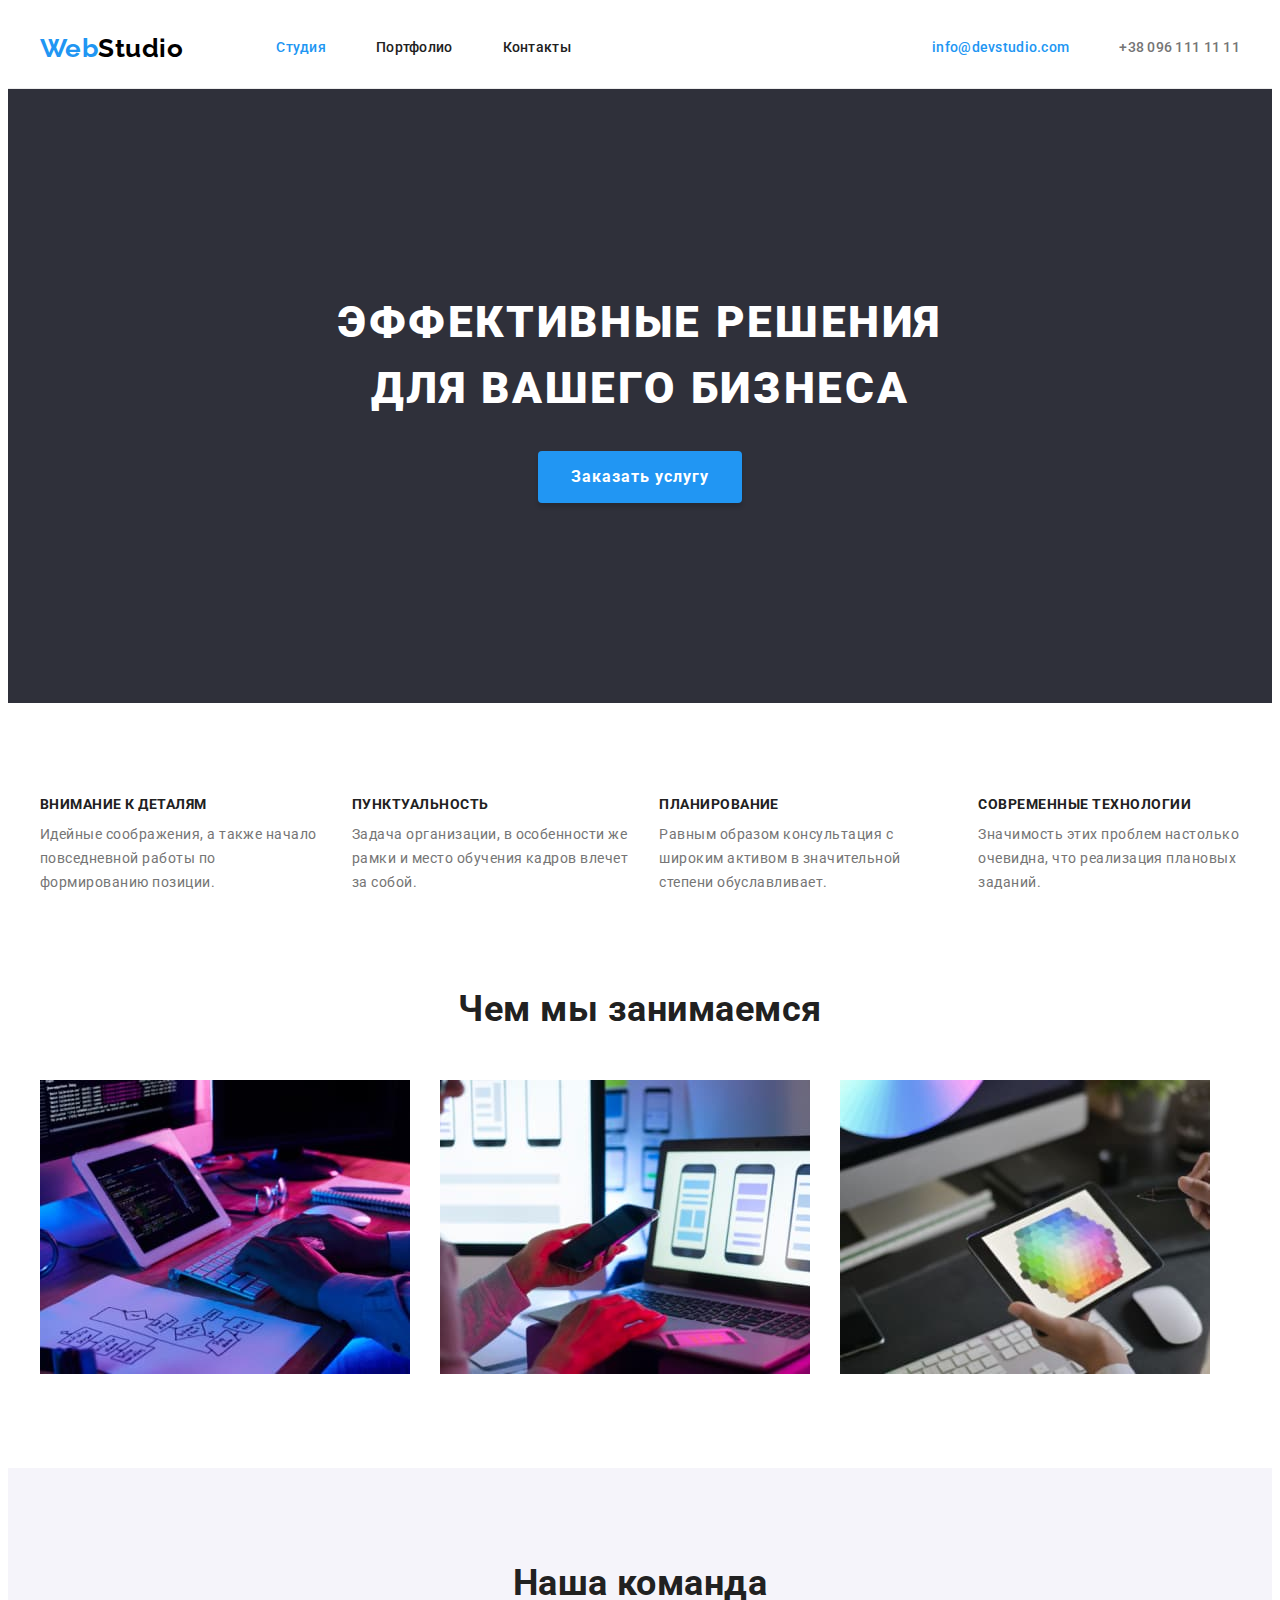
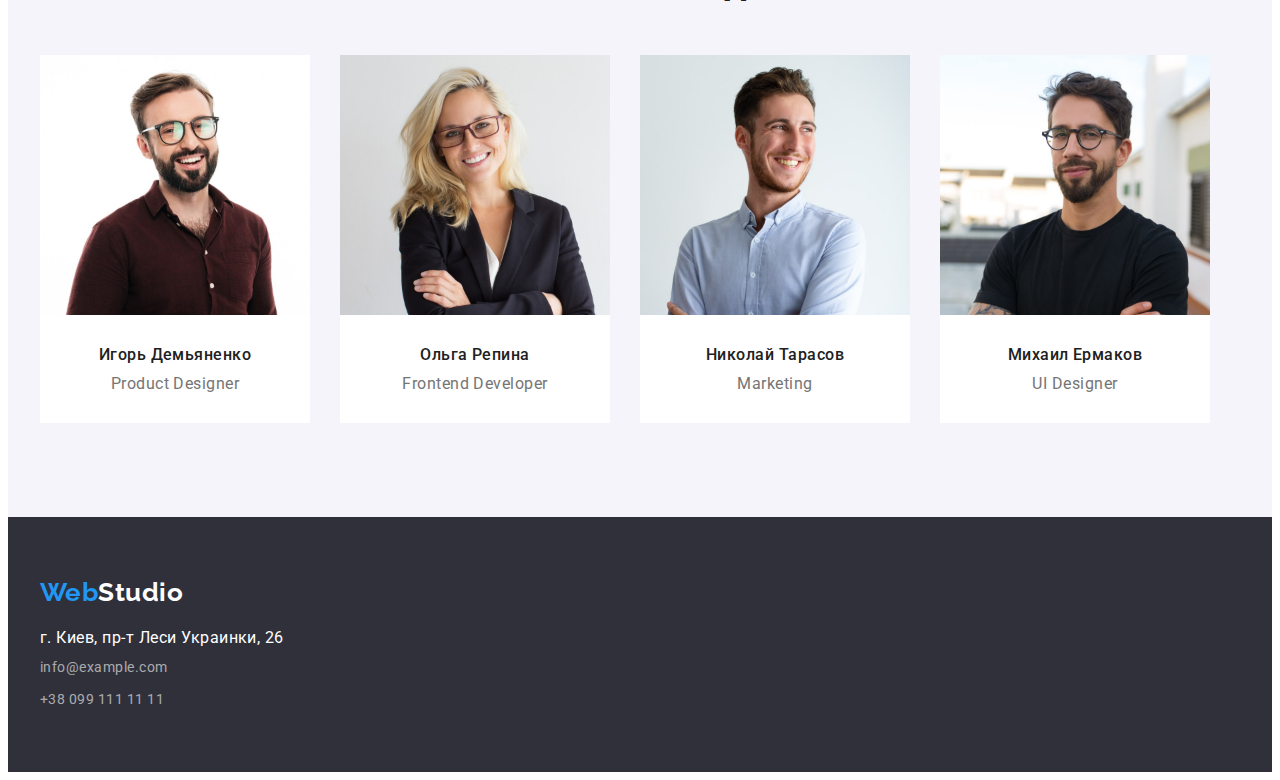
<file: index.html>
<!DOCTYPE html>
<html lang="ru">
    <head>
        <!-- Службова інформація не відображається в контексті сторінки-->
        <!-- utf-8 - найпоширеніше кодування -->
        <meta charset="utf-8" />
        <meta http-equiv="X-UA-Compatible" content="IE=edge">
        <meta name="viewport" content="width=device-width, initial-scale=1.0">
        <title>
        WebStudio
        </title>
        <!-- подключение шрифтов -->
        <link rel="preconnect" href="https://fonts.googleapis.com">
        <link rel="preconnect" href="https://fonts.gstatic.com" crossorigin>
        <link href="https://fonts.googleapis.com/css2?family=Raleway:wght@700&family=Roboto:wght@400;500;700;900&display=swap"
            rel="stylesheet">
        <!-- подключение modern-normalise перед основными стилями -->
        <link rel="stylesheet" href="https://cdnjs.cloudflare.com/ajax/libs/modern-normalize/1.1.0/modern-normalize.min.css"
            integrity="sha512-wpPYUAdjBVSE4KJnH1VR1HeZfpl1ub8YT/NKx4PuQ5NmX2tKuGu6U/JRp5y+Y8XG2tV+wKQpNHVUX03MfMFn9Q=="
            crossorigin="anonymous" referrerpolicy="no-referrer" />
        <link rel="stylesheet" href="./css/styles.css">
    </head>
    
    <body>
        <!--  Вся информация сайта  -->
        <header> <!--  Шапка  -->
            <div class="container header-container" >
                    <nav class="header-nav">
                        <!-- Логотип-ссылка  -->
                        <a href="" lang="en" class="logo">
                            <span>Web</span>Studio
                        </a>
                        <ul class="site-nav">
                            <!--Список ссылок для навигации-->
                            <li class="site-nav-item">
                                <a href="/" class="active">Студия</a>
                            </li>
                            <li class="site-nav-item">
                                <a href="./portfolio.html">Портфолио</a>
                            </li>
                            <li class="site-nav-item">
                                <a href="">Контакты</a>
                            </li>
                        </ul>
                    </nav>
                    <!-- Контактная информация-->
                    <ul class="contacts">
                        <li> <a href="mailto:info@devstudio.com" class="active">info@devstudio.com</a>
                        </li>
                        <li> <a href="tel:+380961111111">+38 096 111 11 11</a>
                        </li>
                    </ul>
            </div>
        </header> 

        <!-- Основной контент -->
        <main>  
            <!-- Герой -->
            <section class="hero">
                <div class="container">
                    <h1 class="hero-title">Эффективные решения для вашего бизнеса</h1>
                    <button type="button">Заказать услугу</button>
                </div>
                
            </section>
            <!-- Перечень особенностей -->
            <section class="features">  
                <div class="container features-container"  >
                    <!--Прячем заголовок h2  -->
                    <h2 class="visually-hidden">особенности</h2> <!-- Скрыть заголовок в CSS  -->
                    <ul class="features-list">
                        <li>
                            <h3 class="features-list-title">Внимание к деталям</h3>
                            <p class="features-list-item">Идейные соображения, а также начало повседневной работы по формированию позиции.</p>
                        </li>
                        <li>
                            <h3 class="features-list-title">Пунктуальность</h3>
                            <p class="features-list-item">Задача организации, в особенности же рамки и место обучения кадров влечет за собой.</p>
                        </li>
                        <li>
                            <h3 class="features-list-title">Планирование</h3>
                            <p class="features-list-item">Равным образом консультация с широким активом в значительной степени обуславливает.</p>
                        </li>
                        <li>
                            <h3 class="features-list-title">Современные технологии</h3>
                            <p class="features-list-item">Значимость этих проблем настолько очевидна, что реализация плановых заданий.</p>
                        </li>
                    </ul>
                </div>
            </section>
            <!--  Чем мы занимаемся  -->
            <section class="box">
                <div class="container">
                    <h2 class="box-title"> Чем мы занимаемся </h2>
                    <ul class="box-list">
                        <li class="box-item">
                            <img src="./images/img1.jpg" alt="Разработка" width="370">
                        </li>
                        <li class="box-item">
                            <img src="./images/img2.jpg" alt="Планирование" width="370">
                        </li>
                        <li class="box-item">
                            <img src="./images/img3.jpg" alt="Визуализация" width="370">
                        </li>
                    </ul>
                </div>
            </section>
            <!-- Наша команда -->
            <section class="team">
                <div class="container team-container">
                    <h2 class="team-title"> Наша команда </h2>
                    <ul class="team-list">
                        <li class="team-card">
                            <img src="./images/photo1.jpg" alt="фото дезайнера" width="270">
                            <h3>Игорь Демьяненко</h3>
                            <p lang="en">Product Designer</p>
                        </li>
                        <li class="team-card">
                            <img src="./images/photo2.jpg" alt="фото разработчика" width="270">
                            <h3>Ольга Репина</h3>
                            <p lang="en">Frontend Developer</p>
                        </li>
                        <li class="team-card">
                            <img src="./images/photo3.jpg" alt="фото маркетолога" width="270">
                            <h3>Николай Тарасов</h3>
                            <p lang="en">Marketing</p>
                        </li>
                        <li class="team-card">
                            <img src="./images/photo4.jpg" alt="фото UI Designer" width="270">
                            <h3>Михаил Ермаков</h3>
                            <p lang="en">UI Designer</p>
                        </li>
                    </ul>
                </div>
            </section>
        </main>   

        <footer class="footer">  <!-- Футер -->
            <div class="container footer-container">
                <!-- Логотип-ссылка  -->
                <a href="/" lang="en" class="logo">
                    <span>Web</span>Studio
                </a>
                <address class="address">
                    <ul class="footer-list">
                        <li class="footer-list-item">
                            <!-- адресс - ссылка на гугл карту в новой вкладке -->
                            <a class="address-map" href="https://goo.gl/maps/qX6E7kTWW1nA5MXd7" target="_blank"
                                rel="noopener noreferrer">г. Киев, пр-т Леси Украинки, 26</a>
                        </li>
                        <li class="footer-list-item">
                            <a class="address-mail" href="mailto:info@example.com">info@example.com</a>
                        </li>
                        <li class="footer-list-item">
                            <a class="address-tel" href="tel:+380991111111">+38 099 111 11 11</a>
                        </li>
                    </ul>
                </address>
            </div>
            
        </footer>    
    </body>
</html>
</file>
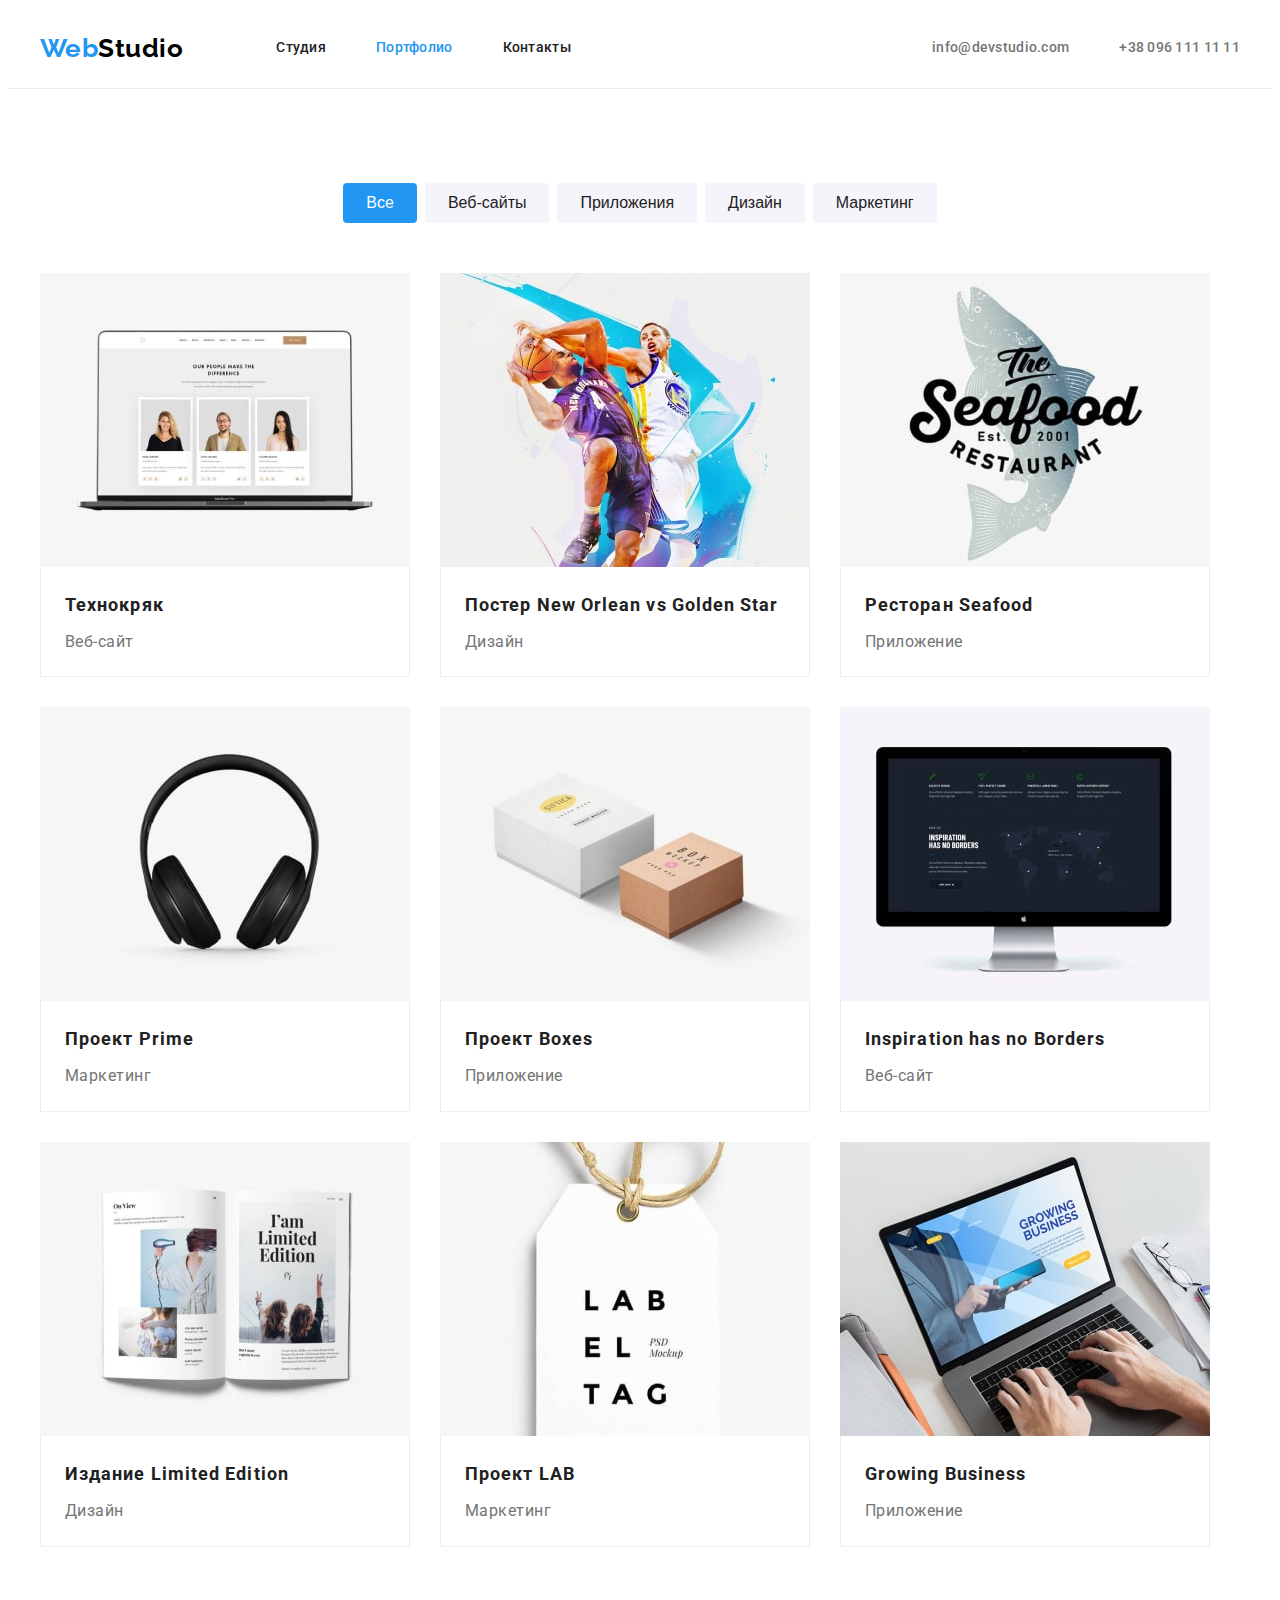
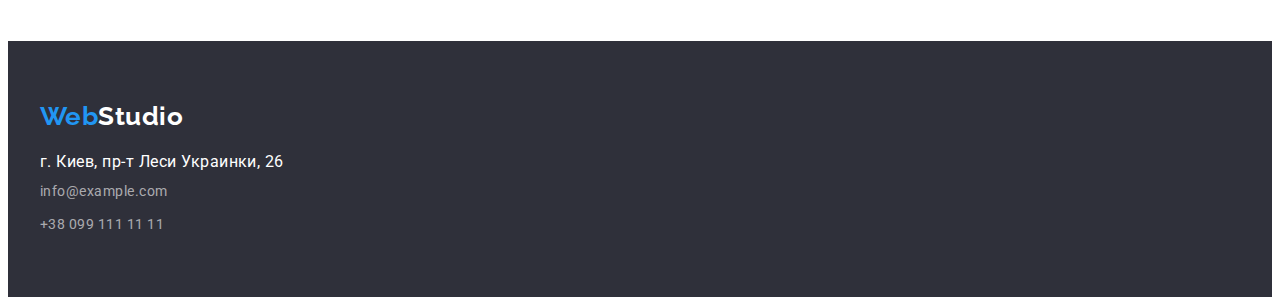
<file: portfolio.html>
<!DOCTYPE html>
<html lang="ru">
<head>
    <meta charset="UTF-8">
    <meta http-equiv="X-UA-Compatible" content="IE=edge">
    <meta name="viewport" content="width=device-width, initial-scale=1.0">
    <title>Portfolio</title>
    <!-- подключение шрифтов -->
    <link rel="preconnect" href="https://fonts.googleapis.com">
    <link rel="preconnect" href="https://fonts.gstatic.com" crossorigin>
    <link href="https://fonts.googleapis.com/css2?family=Raleway:wght@700&family=Roboto:wght@400;500;700;900&display=swap"
        rel="stylesheet">
    <!-- подключение modern-normalise перед основными стилями -->
    <link rel="stylesheet" href="https://cdnjs.cloudflare.com/ajax/libs/modern-normalize/1.1.0/modern-normalize.min.css"
        integrity="sha512-wpPYUAdjBVSE4KJnH1VR1HeZfpl1ub8YT/NKx4PuQ5NmX2tKuGu6U/JRp5y+Y8XG2tV+wKQpNHVUX03MfMFn9Q=="
        crossorigin="anonymous" referrerpolicy="no-referrer" />
    <link rel="stylesheet" href="./css/styles.css">
</head>
<body>
    <header>
        <!--  Шапка  -->
        <div class="container header-container">
            <nav class="header-nav">
                <!-- Логотип-ссылка  -->
                <a href="" lang="en" class="logo">
                    <span>Web</span>Studio
                </a>
                <ul class="site-nav">
                    <!--Список ссылок для навигации-->
                    <li class="site-nav-item">
                        <a href="/" >Студия</a>
                    </li>
                    <li class="site-nav-item">
                        <a class="active" href="./portfolio.html">Портфолио</a>
                    </li>
                    <li class="site-nav-item">
                        <a href="">Контакты</a>
                    </li>
                </ul>
            </nav>
            <!-- Контактная информация-->
            <ul class="contacts">
                <li> <a href="mailto:info@devstudio.com">info@devstudio.com</a>
                </li>
                <li> <a href="tel:+380961111111">+38 096 111 11 11</a>
                </li>
            </ul>
        </div>
    </header>
    <main>
        <!-- Projects -->
        <section class="portfolio">
            <div class="container">
                <!-- Спрятать заголовок -->
                <h1 class="visually-hidden">Портфолио</h1>
                <ul class="filter">
                    <li class="filter-item"><button type="button" class="filter-btn active">Все</button></li>
                    <li class="filter-item"><button type="button" class="filter-btn">Веб-сайты</button></li>
                    <li class="filter-item"><button type="button" class="filter-btn">Приложения</button></li>
                    <li class="filter-item"><button type="button" class="filter-btn">Дизайн</button></li>
                    <li class="filter-item"><button type="button" class="filter-btn">Маркетинг</button></li>
                </ul>
                <ul class="projects">
                    <li class="project-card">
                        <a href="">
                            <img src="./images/portfolio1.jpg" alt="Изображение веб-сайта" width="370">
                            <div class="project-card-bottom">
                            <h2 class="project-card-title">Технокряк</h2>
                            <p class="project-card-text">Веб-сайт</p>
                            </div>
                        </a>
                    </li>
                    <li class="project-card">
                        <a href="">
                            <img src="./images/portfolio2.jpg" alt="Постер" width="370">
                            <div class="project-card-bottom">
                            <h2 class="project-card-title"> Постер <span lang="en">New Orlean vs Golden Star</span> </h2>
                            <p class="project-card-text">Дизайн</p>
                            </div>
                        </a>
                    </li>
                    <li class="project-card">
                        <a href="">
                            <img src="./images/portfolio3.jpg" alt="Изображение приложения для ресторана" width="370">
                            <div class="project-card-bottom">
                            <h2 class="project-card-title">Ресторан <span lang="en">Seafood</span></h2>
                            <p class="project-card-text">Приложение</p>
                            </div>
                        </a>
                    </li>
                    <li class="project-card">
                        <a href="">
                            <img src="./images/portfolio4.jpg" alt="гарнитура" width="370">
                            <div class="project-card-bottom">
                            <h2 class="project-card-title">Проект <span lang="en">Prime</span></h2>
                            <p class="project-card-text">Маркетинг</p>
                            </div>
                        </a>
                    </li>
                    <li class="project-card">
                        <a href="">
                            <img src="./images/portfolio5.jpg" alt="Коробки" width="370">
                            <div class="project-card-bottom">
                            <h2 class="project-card-title">Проект <span lang="en">Boxes</span></h2>
                            <p class="project-card-text">Приложение</p>
                            </div>
                        </a>
                    </li>
                    <li class="project-card">
                        <a href="">
                            <img src="./images/portfolio6.jpg" alt="Веб-сайт на мониторе" width="370">
                            <div class="project-card-bottom">
                            <h2 class="project-card-title" lang="en">Inspiration has no Borders</h2>
                            <p class="project-card-text">Веб-сайт</p>
                            </div>
                        </a>
                    </li>
                    <li class="project-card">
                        <a href="">
                            <img src="./images/portfolio7.jpg" alt="Журнал" width="370">
                            <div class="project-card-bottom">
                            <h2 class="project-card-title">Издание <span lang="en">Limited Edition</span></h2>
                            <p class="project-card-text">Дизайн</p>
                            </div>
                        </a>
                    </li>
                    <li class="project-card">
                        <a href="">
                            <img src="./images/portfolio8.jpg" alt="Фирменный лейбл" width="370">
                            <div class="project-card-bottom">
                            <h2 class="project-card-title">Проект LAB</h2>
                            <p class="project-card-text">Маркетинг</p>
                            </div>
                        </a>
                    </li>
                    <li class="project-card">
                        <a href="">
                            <img src="./images/portfolio9.jpg" alt="Ноутбук" width="370">
                            <div class="project-card-bottom">
                            <h2 class="project-card-title" lang="en">Growing Business</h2>
                            <p class="project-card-text">Приложение</p>
                            </div>
                        </a>
                    </li>
                </ul>
            </div>
        </section>
    </main>
    <footer class="footer">
        <!-- Футер -->
        <div class="container footer-container">
            <!-- Логотип-ссылка  -->
            <a href="/" lang="en" class="logo">
                <span>Web</span>Studio
            </a>
            <address class="address">
                <ul class="footer-list">
                    <li class="footer-list-item">
                        <!-- адресс - ссылка на гугл карту в новой вкладке -->
                        <a class="address-map" href="https://goo.gl/maps/qX6E7kTWW1nA5MXd7" target="_blank"
                            rel="noopener noreferrer">г. Киев, пр-т Леси Украинки, 26</a>
                    </li>
                    <li class="footer-list-item">
                        <a class="address-mail" href="mailto:info@example.com">info@example.com</a>
                    </li>
                    <li class="footer-list-item">
                        <a class="address-tel" href="tel:+380991111111">+38 099 111 11 11</a>
                    </li>
                </ul>
            </address>
        </div>
    </footer>
</body>
</html>
</file>
<file: css/styles.css>
:root {
  --accent: #2196f3;
  --black: #212121;
  --white: #ffffff;
}

/* Reset */
p,
h1,
h2,
h3,
h4,
h5,
h6 {
  margin: 0;
}
/* ul {margin: 0; padding: 0;}   уже указано */
img {
  display: block;
  margin: 0;
}

.container {
  width: 1200px;
  padding-left: 15px;
  padding-right: 15px;
  margin: 0 auto;
  /* outline: 2px solid tomato; */
}

body {
  font-family: Roboto, sans-serif;
  background-color: #ffffff;
  color: #757575;
  letter-spacing: 0.03em;
}
a {
  text-decoration: none;
  color: inherit;
}

ul {
  list-style: none;
  margin: 0;
  padding: 0;
}

/* --------------------------------HEADER--------------------------------- */
header {
  border-bottom: 1px solid #ececec;
}

.header-container {
  display: flex;
  align-items: center;
}

.header-nav {
  display: flex;
  align-items: center;
}
/* Логотип */
.logo {
  margin-right: 93px;

  font-family: Raleway, sans-serif;
  font-weight: 700;
  font-size: 26px;
  line-height: 1.19;
  color: #000000;
}
.logo > span {
  color: var(--accent);
}

/* верхние ссылки и контакты */
.site-nav {
  display: flex;
  padding: 0;
}

.site-nav-item:not(:last-child) {
  margin-right: 50px;
}

.site-nav a {
  display: block;
  padding-top: 32px;
  padding-bottom: 32px;

  color: var(--black);
  font-weight: 500;
  font-size: 14px;
  line-height: 1.14;
  letter-spacing: 0.02em;
}
.site-nav a:hover,
.site-nav a:focus {
  color: var(--accent);
}
/* Подсвечивание активных ссылок */
a.active {
  color: var(--accent);
}

.contacts {
  display: flex;
  margin-left: auto;
}
.contacts a {
  display: block;
  padding-top: 32px;
  padding-bottom: 32px;

  font-weight: 500;
  font-size: 14px;
  line-height: 1.14;
  letter-spacing: 0.02em;
}
.contacts a:hover,
.contacts a:focus {
  color: var(--accent);
}

.contacts li:not(:first-child) {
  margin-left: 50px;
}
/* <!------------------------------------- Герой -----------------------------> */
.hero {
  background-color: #2f303a;
  text-align: center;
  padding-top: 200px;
  padding-bottom: 200px;
}

.hero-title {
  width: 696px;
  margin: 0 auto;
  margin-bottom: 30px;

  font-weight: 900;
  font-size: 44px;
  line-height: 1.5;
  text-align: center;
  letter-spacing: 0.06em;
  text-transform: uppercase;
  color: var(--white);
}
.hero button {
  min-width: 200px;
  padding: 10px 32px;

  background-color: var(--accent);
  color: var(--white);
  font-family: Roboto;
  font-weight: 700;
  font-size: 16px;
  line-height: 1.88;
  align-items: center;
  text-align: center;
  letter-spacing: 0.06em;
  box-shadow: 0px 4px 4px rgba(0, 0, 0, 0.15);
  border: 1px solid transparent;
  border-radius: 4px;
}

/* Прячем заголовки */
.visually-hidden {
  position: absolute;
  clip: rect(0 0 0 0);
  width: 1px;
  height: 1px;
  margin: -1px;
  border: 0;
  padding: 0;
  overflow: hidden;
}

/* <!-- Перечень особенностей --> */

.features {
  padding-top: 94px;
  padding-bottom: 94px;
}

.features-container {
  display: flex;
}

.features-list {
  display: flex;
}

.features-list li:not(:last-child) {
  margin-right: 30px;
}
.features-list-title {
  margin-bottom: 10px;
  font-size: 14px;
  line-height: 1.14;
  text-transform: uppercase;
  color: var(--black);
}

.features-list-item {
  font-size: 14px;
  line-height: 1.7;
}
/* <!--  Чем мы занимаемся  --> */
.box {
  padding-bottom: 94px;
}

.box-list {
  display: flex;
  margin-top: 50px;
}

.box-item:not(:last-child) {
  margin-right: 30px;
}

.box-title,
.team-title {
  font-size: 36px;
  line-height: 1.17;
  text-align: center;
  color: var(--black);
}

.team {
  padding-top: 94px;
  padding-bottom: 94px;
  background-color: #f5f4fa;
}

.team-list {
  display: flex;
  flex-wrap: wrap;
  margin-top: 50px;
}

.team-card {
  background-color: var(--white);
  margin-right: 30px;
  padding-bottom: 30px;
}
.team-card:nth-child(4n) {
  margin-right: 0;
}

.team-card h3 {
  margin-top: 30px;
  margin-bottom: 10px;

  font-weight: 500;
  font-size: 16px;
  line-height: 1.19;
  text-align: center;
  color: var(--black);
}

.team-card p {
  font-size: 16px;
  line-height: 1.19;
  text-align: center;
}

/* ------------------------------------Футер ------------------------------------ */

.footer {
  padding-top: 60px;
  padding-bottom: 60px;

  background-color: #2f303a;
  color: var(--white);
}

.footer .logo {
  display: block;
  margin-bottom: 20px;
  color: var(--white);
}

.footer-list-item:not(:last-child) {
  margin-bottom: 9px;
}

/* Address не наследует font-style по умолчанию */
.address {
  font-style: inherit;
}
.address-mail,
.address-tel {
  font-size: 14px;
  line-height: 1.7;
  color: rgba(255, 255, 255, 0.6);
}

/* ---------------------------------- ПОРТФОЛИО-------------------------------- */

.portfolio {
  padding-top: 94px;
  padding-bottom: 94px;
}

.filter {
  display: flex;
  justify-content: center;
  margin-bottom: 50px;
}

.filter-item:not(:last-child) {
  margin-right: 8px;
}

.filter-btn {
  display: inline-block;
  padding: 6px 22px;
  border: 1px solid transparent;
  border-radius: 4px;

  background: #f5f4fa;
  font-style: normal;
  font-weight: 500;
  font-size: 16px;
  line-height: 1.6;
  text-align: center;
  color: var(--black);
  cursor: pointer;
}

.filter-btn.active,
.filter-btn:hover,
.filter-btn:focus {
  background-color: var(--accent);
  color: var(--white);
}

.projects {
  display: flex;
  flex-wrap: wrap;
}

.project-card:not(:nth-child(3n)) {
  margin-right: 30px;
}

.project-card:not(:nth-last-child(-n + 3)) {
  margin-bottom: 30px;
}

.project-card-bottom {
  padding: 20px 24px;
  box-sizing: border-box;
  background: #ffffff;
  border: 1px solid #eeeeee;
  border-top: none;
}

.project-card-title {
  margin-bottom: 4px;
  font-size: 18px;
  line-height: 2;
  letter-spacing: 0.06em;
  color: var(--black);
}

.project-card-text {
  font-size: 16px;
  line-height: 1.87;
}
</file>
